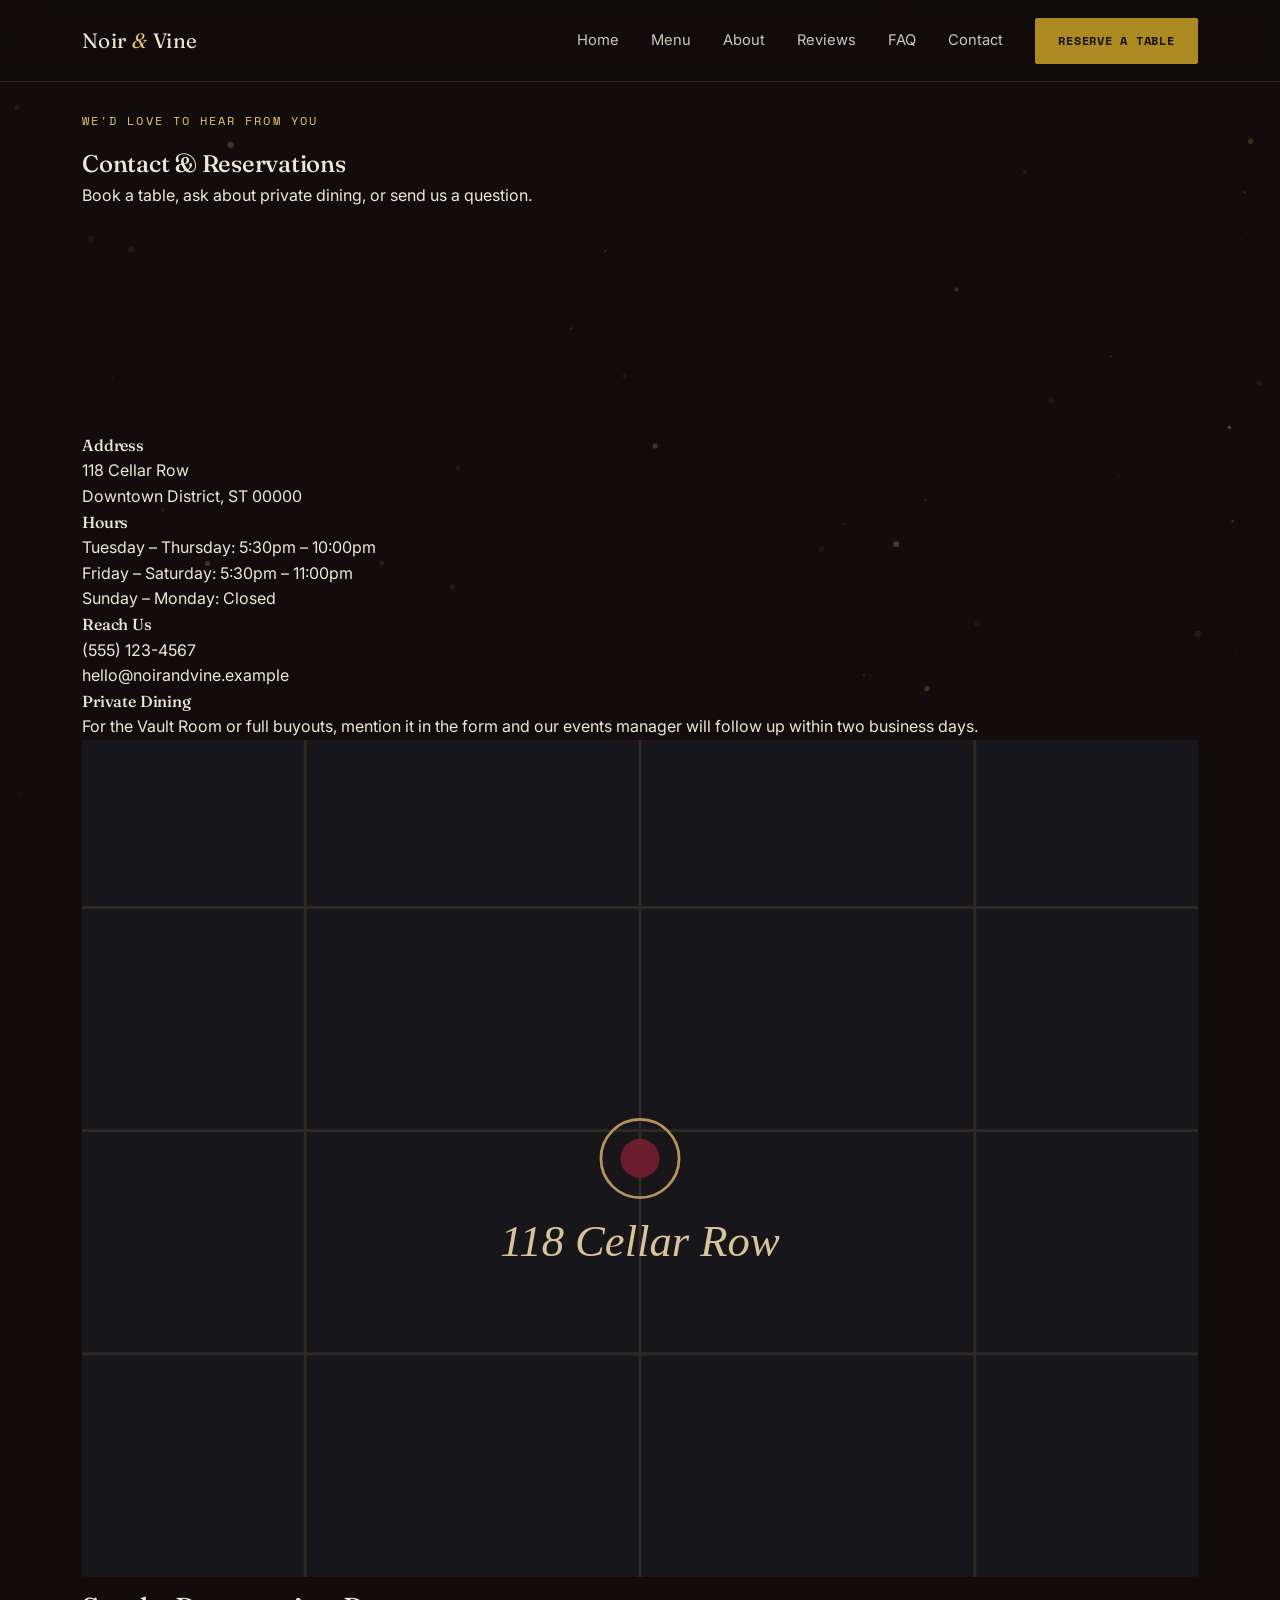
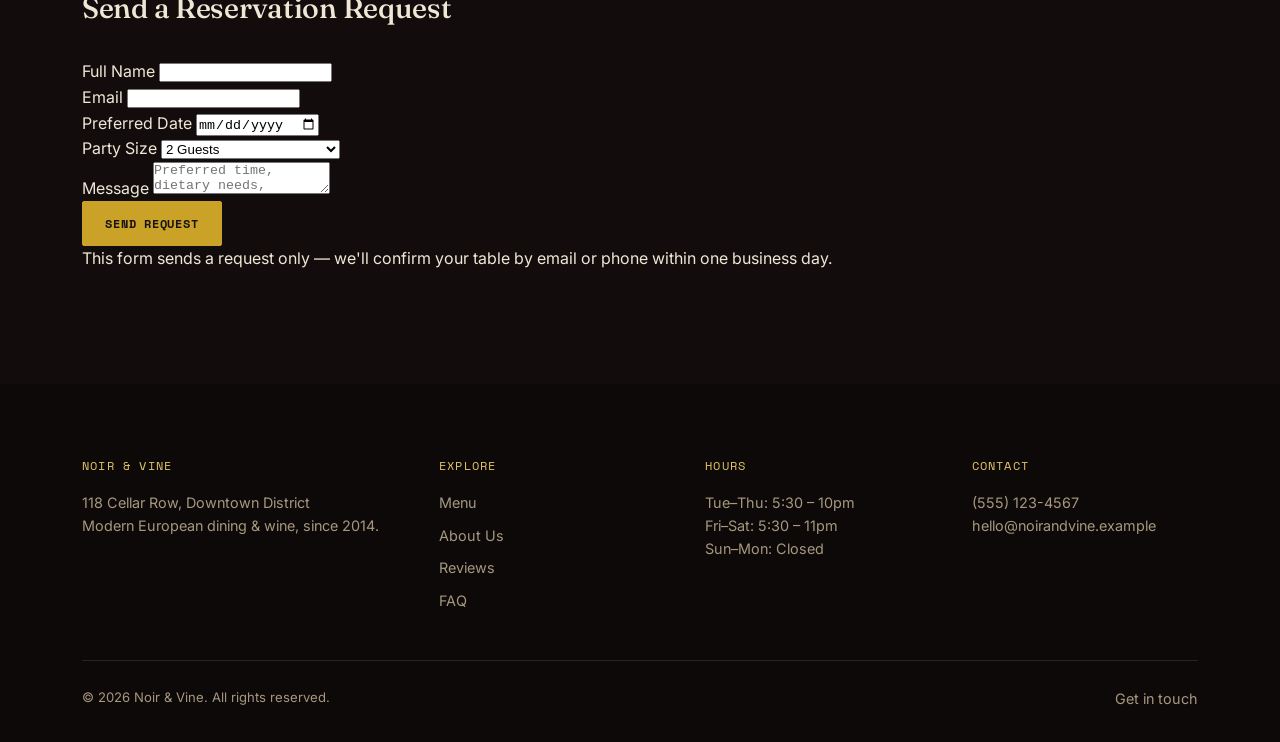
<file: contact.html>
<!DOCTYPE html>
<html lang="en">
<head>
<meta charset="UTF-8">
<meta name="viewport" content="width=device-width, initial-scale=1.0">
<title>Contact & Reservations — Noir & Vine</title>
<meta name="description" content="Reserve a table, ask a question, or get directions to Noir & Vine in the Downtown District.">
<link rel="stylesheet" href="styles.css">
</head>
<body>

<header class="site-header">
  <div class="container nav-row">
    <a href="index.html" class="brand">Noir <span class="amp">&</span> Vine</a>
    <nav>
      <ul class="nav-links">
        <li><a href="index.html">Home</a></li>
        <li><a href="menu.html">Menu</a></li>
        <li><a href="about.html">About</a></li>
        <li><a href="reviews.html">Reviews</a></li>
        <li><a href="faq.html">FAQ</a></li>
        <li><a href="contact.html">Contact</a></li>
        <li><a href="contact.html#reserve" class="btn btn-solid">Reserve a Table</a></li>
      </ul>
    </nav>
    <button class="nav-toggle" aria-label="Toggle menu" aria-expanded="false">
      <span></span><span></span><span></span>
    </button>
  </div>
</header>

<section class="page-banner navy">
  <div class="container">
    <span class="eyebrow">We'd Love to Hear From You</span>
    <h1>Contact & Reservations</h1>
    <p>Book a table, ask about private dining, or send us a question.</p>
  </div>
</section>

<section id="reserve">
  <div class="container">
    <div class="contact-grid">

      <div class="reveal">
        <div class="info-block">
          <h4>Address</h4>
          <p>118 Cellar Row<br>Downtown District, ST 00000</p>
        </div>
        <div class="info-block">
          <h4>Hours</h4>
          <p>Tuesday – Thursday: 5:30pm – 10:00pm<br>
          Friday – Saturday: 5:30pm – 11:00pm<br>
          Sunday – Monday: Closed</p>
        </div>
        <div class="info-block">
          <h4>Reach Us</h4>
          <p><a href="tel:+15551234567">(555) 123-4567</a><br>
          <a href="mailto:hello@noirandvine.example">hello@noirandvine.example</a></p>
        </div>
        <div class="info-block">
          <h4>Private Dining</h4>
          <p>For the Vault Room or full buyouts, mention it in the form and our events manager will follow up within two business days.</p>
        </div>

        <div class="map-frame" role="img" aria-label="Map showing Noir & Vine's location at 118 Cellar Row, Downtown District">
          <svg width="100%" height="100%" viewBox="0 0 400 300" xmlns="http://www.w3.org/2000/svg" aria-hidden="true">
            <rect width="400" height="300" fill="#17171B"/>
            <path d="M0 60 H400 M0 140 H400 M0 220 H400 M80 0 V300 M200 0 V300 M320 0 V300" stroke="rgba(184,147,90,0.15)" stroke-width="1"/>
            <circle cx="200" cy="150" r="7" fill="#6B1D2E"/>
            <circle cx="200" cy="150" r="14" fill="none" stroke="#B8935A" stroke-width="1"/>
            <text x="200" y="185" fill="#D8C39A" font-family="Cormorant Garamond, serif" font-style="italic" font-size="16" text-anchor="middle">118 Cellar Row</text>
          </svg>
        </div>
      </div>

      <div class="reveal">
        <h2 style="font-size:1.8rem; margin-bottom:1.8rem;">Send a Reservation Request</h2>
        <form id="contact-form" novalidate>
          <div class="form-row">
            <div class="form-group">
              <label for="name">Full Name</label>
              <input type="text" id="name" name="name" autocomplete="name" required>
              <span class="field-error"></span>
            </div>
            <div class="form-group">
              <label for="email">Email</label>
              <input type="email" id="email" name="email" autocomplete="email" required>
              <span class="field-error"></span>
            </div>
          </div>
          <div class="form-row">
            <div class="form-group">
              <label for="date">Preferred Date</label>
              <input type="date" id="date" name="date">
              <span class="field-error"></span>
            </div>
            <div class="form-group">
              <label for="party">Party Size</label>
              <select id="party" name="party">
                <option>2 Guests</option>
                <option>3 Guests</option>
                <option>4 Guests</option>
                <option>5–6 Guests</option>
                <option>7+ Guests (Private Dining)</option>
              </select>
              <span class="field-error"></span>
            </div>
          </div>
          <div class="form-group">
            <label for="message">Message</label>
            <textarea id="message" name="message" placeholder="Preferred time, dietary needs, occasion..." required></textarea>
            <span class="field-error"></span>
          </div>
          <button type="submit" class="btn btn-solid">Send Request</button>
          <p class="form-note">This form sends a request only — we'll confirm your table by email or phone within one business day.</p>
          <div class="form-status" role="status"></div>
        </form>
      </div>

    </div>
  </div>
</section>

<footer>
  <div class="container">
    <div class="footer-grid">
      <div>
        <h4>Noir & Vine</h4>
        <p>118 Cellar Row, Downtown District<br>Modern European dining & wine, since 2014.</p>
      </div>
      <div>
        <h4>Explore</h4>
        <ul>
          <li><a href="menu.html">Menu</a></li>
          <li><a href="about.html">About Us</a></li>
          <li><a href="reviews.html">Reviews</a></li>
          <li><a href="faq.html">FAQ</a></li>
        </ul>
      </div>
      <div>
        <h4>Hours</h4>
        <p>Tue–Thu: 5:30 – 10pm<br>Fri–Sat: 5:30 – 11pm<br>Sun–Mon: Closed</p>
      </div>
      <div>
        <h4>Contact</h4>
        <p><a href="tel:+15551234567">(555) 123-4567</a><br><a href="mailto:hello@noirandvine.example">hello@noirandvine.example</a></p>
      </div>
    </div>
    <div class="footer-bottom">
      <span>© 2026 Noir & Vine. All rights reserved.</span>
      <span><a href="contact.html">Get in touch</a></span>
    </div>
  </div>
</footer>

<button class="to-top" aria-label="Back to top">↑</button>
<script src="script.js"></script>
</body>
</html>
</file>
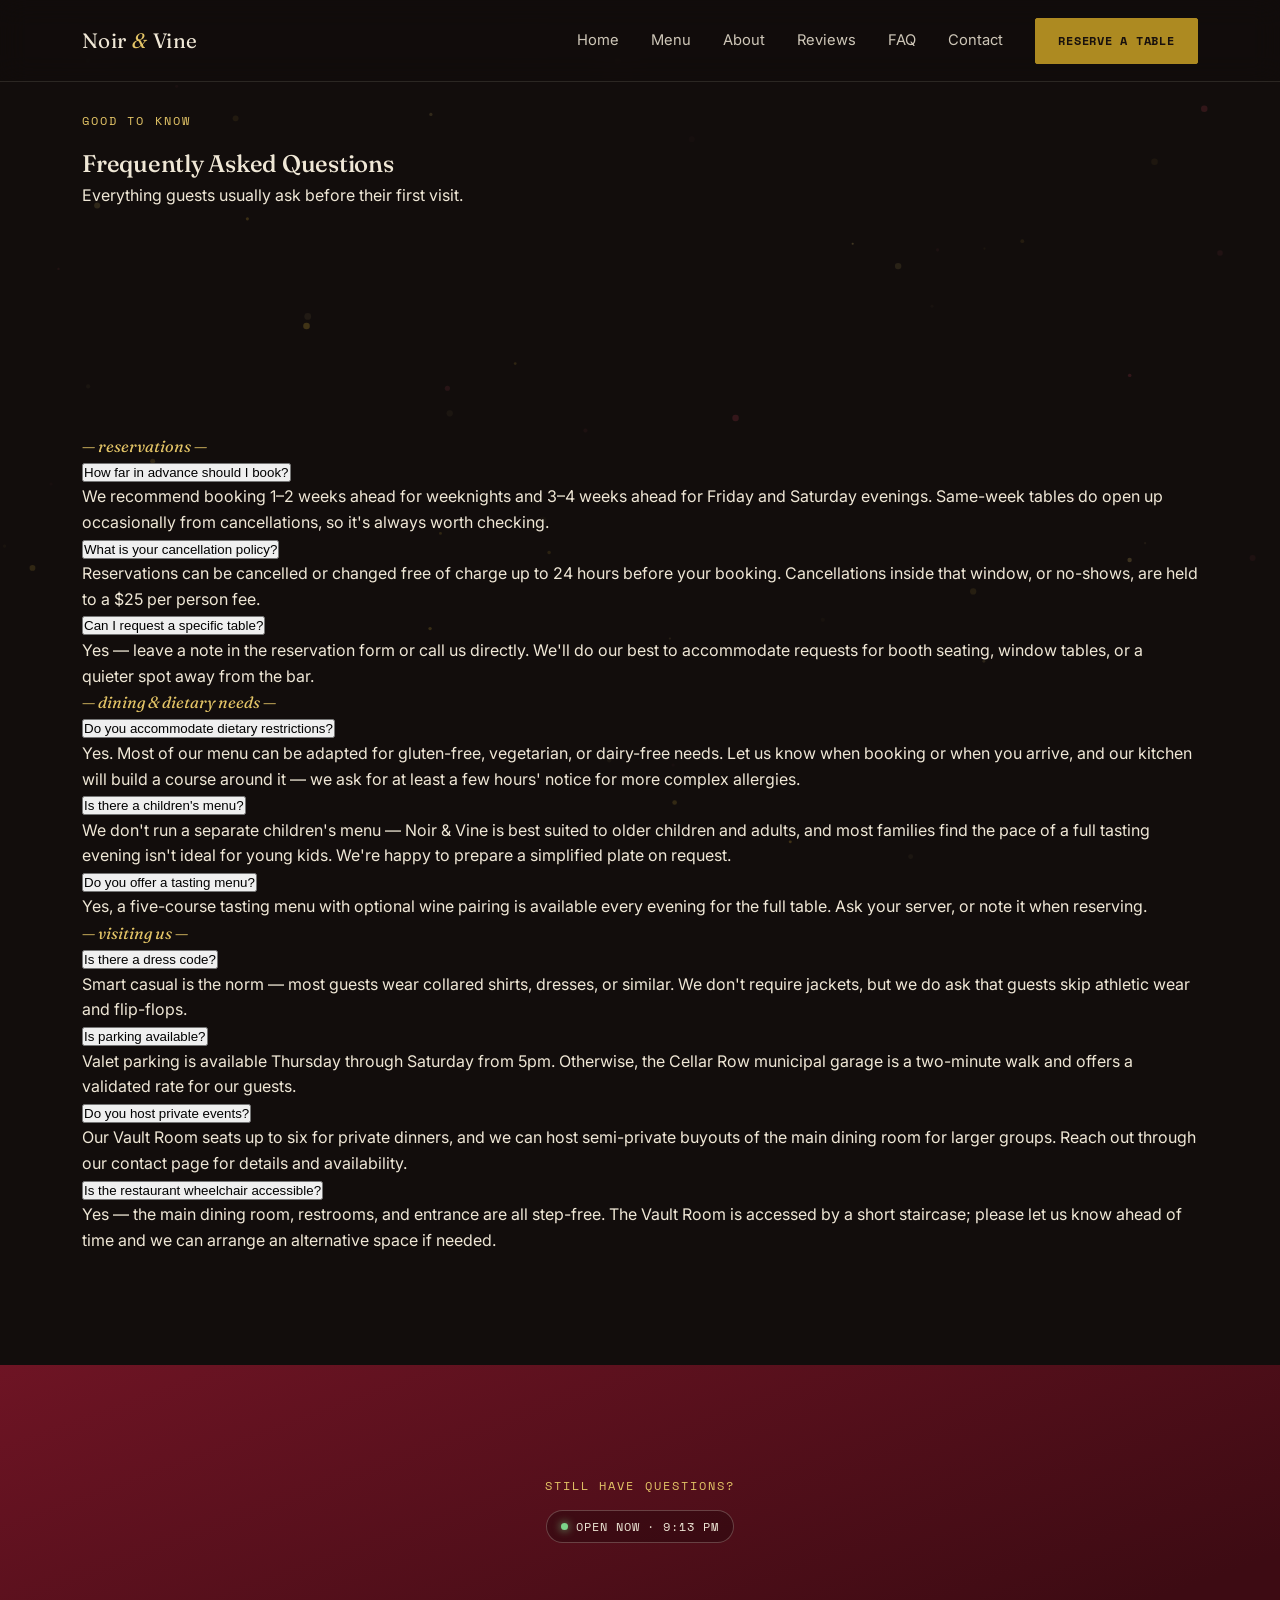
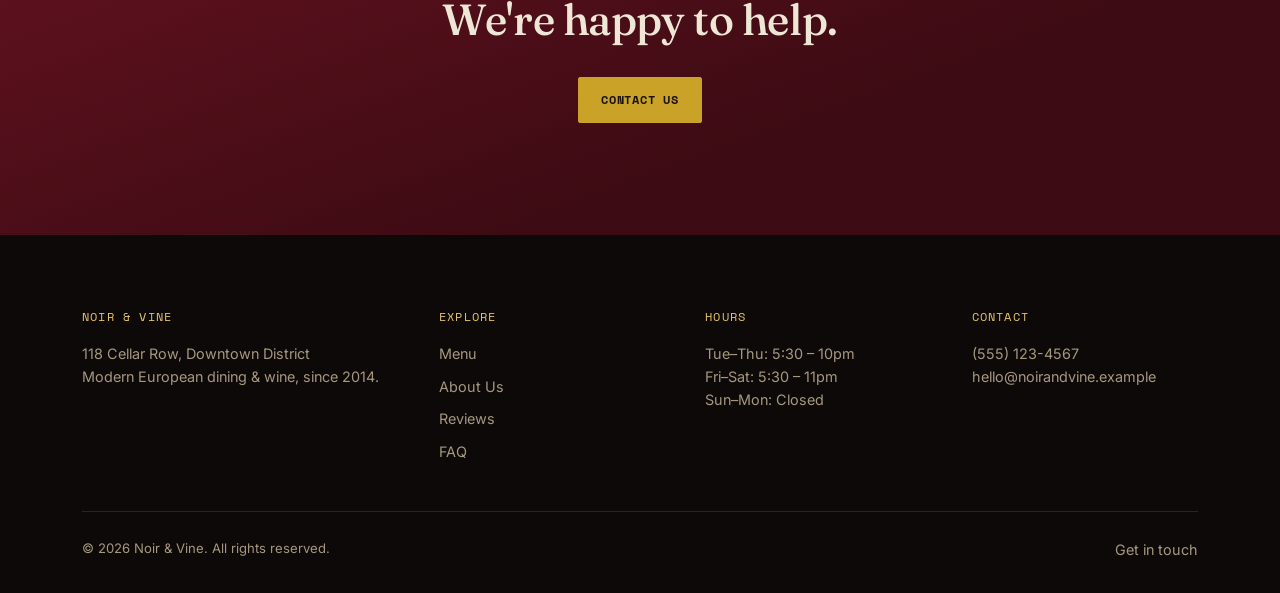
<file: faq.html>
<!DOCTYPE html>
<html lang="en">
<head>
<meta charset="UTF-8">
<meta name="viewport" content="width=device-width, initial-scale=1.0">
<title>FAQ — Noir & Vine</title>
<meta name="description" content="Answers to common questions about reservations, dietary needs, dress code, and private dining at Noir & Vine.">
<link rel="stylesheet" href="styles.css">
</head>
<body>

<header class="site-header">
  <div class="container nav-row">
    <a href="index.html" class="brand">Noir <span class="amp">&</span> Vine</a>
    <nav>
      <ul class="nav-links">
        <li><a href="index.html">Home</a></li>
        <li><a href="menu.html">Menu</a></li>
        <li><a href="about.html">About</a></li>
        <li><a href="reviews.html">Reviews</a></li>
        <li><a href="faq.html">FAQ</a></li>
        <li><a href="contact.html">Contact</a></li>
        <li><a href="contact.html#reserve" class="btn btn-solid">Reserve a Table</a></li>
      </ul>
    </nav>
    <button class="nav-toggle" aria-label="Toggle menu" aria-expanded="false">
      <span></span><span></span><span></span>
    </button>
  </div>
</header>

<section class="page-banner">
  <div class="container">
    <span class="eyebrow">Good to Know</span>
    <h1>Frequently Asked Questions</h1>
    <p>Everything guests usually ask before their first visit.</p>
  </div>
</section>

<section>
  <div class="container">
    <div class="faq-list">

      <p class="chapter-label faq-category-label reveal">— reservations —</p>

      <div class="faq-item reveal">
        <button class="faq-q" aria-expanded="false">
          <span>How far in advance should I book?</span>
          <span class="icon"></span>
        </button>
        <div class="faq-answer"><p>We recommend booking 1–2 weeks ahead for weeknights and 3–4 weeks ahead for Friday and Saturday evenings. Same-week tables do open up occasionally from cancellations, so it's always worth checking.</p></div>
      </div>

      <div class="faq-item reveal">
        <button class="faq-q" aria-expanded="false">
          <span>What is your cancellation policy?</span>
          <span class="icon"></span>
        </button>
        <div class="faq-answer"><p>Reservations can be cancelled or changed free of charge up to 24 hours before your booking. Cancellations inside that window, or no-shows, are held to a $25 per person fee.</p></div>
      </div>

      <div class="faq-item reveal">
        <button class="faq-q" aria-expanded="false">
          <span>Can I request a specific table?</span>
          <span class="icon"></span>
        </button>
        <div class="faq-answer"><p>Yes — leave a note in the reservation form or call us directly. We'll do our best to accommodate requests for booth seating, window tables, or a quieter spot away from the bar.</p></div>
      </div>

      <p class="chapter-label faq-category-label reveal">— dining & dietary needs —</p>

      <div class="faq-item reveal">
        <button class="faq-q" aria-expanded="false">
          <span>Do you accommodate dietary restrictions?</span>
          <span class="icon"></span>
        </button>
        <div class="faq-answer"><p>Yes. Most of our menu can be adapted for gluten-free, vegetarian, or dairy-free needs. Let us know when booking or when you arrive, and our kitchen will build a course around it — we ask for at least a few hours' notice for more complex allergies.</p></div>
      </div>

      <div class="faq-item reveal">
        <button class="faq-q" aria-expanded="false">
          <span>Is there a children's menu?</span>
          <span class="icon"></span>
        </button>
        <div class="faq-answer"><p>We don't run a separate children's menu — Noir & Vine is best suited to older children and adults, and most families find the pace of a full tasting evening isn't ideal for young kids. We're happy to prepare a simplified plate on request.</p></div>
      </div>

      <div class="faq-item reveal">
        <button class="faq-q" aria-expanded="false">
          <span>Do you offer a tasting menu?</span>
          <span class="icon"></span>
        </button>
        <div class="faq-answer"><p>Yes, a five-course tasting menu with optional wine pairing is available every evening for the full table. Ask your server, or note it when reserving.</p></div>
      </div>

      <p class="chapter-label faq-category-label reveal">— visiting us —</p>

      <div class="faq-item reveal">
        <button class="faq-q" aria-expanded="false">
          <span>Is there a dress code?</span>
          <span class="icon"></span>
        </button>
        <div class="faq-answer"><p>Smart casual is the norm — most guests wear collared shirts, dresses, or similar. We don't require jackets, but we do ask that guests skip athletic wear and flip-flops.</p></div>
      </div>

      <div class="faq-item reveal">
        <button class="faq-q" aria-expanded="false">
          <span>Is parking available?</span>
          <span class="icon"></span>
        </button>
        <div class="faq-answer"><p>Valet parking is available Thursday through Saturday from 5pm. Otherwise, the Cellar Row municipal garage is a two-minute walk and offers a validated rate for our guests.</p></div>
      </div>

      <div class="faq-item reveal">
        <button class="faq-q" aria-expanded="false">
          <span>Do you host private events?</span>
          <span class="icon"></span>
        </button>
        <div class="faq-answer"><p>Our Vault Room seats up to six for private dinners, and we can host semi-private buyouts of the main dining room for larger groups. Reach out through our contact page for details and availability.</p></div>
      </div>

      <div class="faq-item reveal">
        <button class="faq-q" aria-expanded="false">
          <span>Is the restaurant wheelchair accessible?</span>
          <span class="icon"></span>
        </button>
        <div class="faq-answer"><p>Yes — the main dining room, restrooms, and entrance are all step-free. The Vault Room is accessed by a short staircase; please let us know ahead of time and we can arrange an alternative space if needed.</p></div>
      </div>

    </div>
  </div>
</section>

<section class="cta-band">
  <div class="container">
    <span class="eyebrow">Still Have Questions?</span>
    <h2>We're happy to help.</h2>
    <a href="contact.html" class="btn btn-solid">Contact Us</a>
  </div>
</section>

<footer>
  <div class="container">
    <div class="footer-grid">
      <div>
        <h4>Noir & Vine</h4>
        <p>118 Cellar Row, Downtown District<br>Modern European dining & wine, since 2014.</p>
      </div>
      <div>
        <h4>Explore</h4>
        <ul>
          <li><a href="menu.html">Menu</a></li>
          <li><a href="about.html">About Us</a></li>
          <li><a href="reviews.html">Reviews</a></li>
          <li><a href="faq.html">FAQ</a></li>
        </ul>
      </div>
      <div>
        <h4>Hours</h4>
        <p>Tue–Thu: 5:30 – 10pm<br>Fri–Sat: 5:30 – 11pm<br>Sun–Mon: Closed</p>
      </div>
      <div>
        <h4>Contact</h4>
        <p><a href="tel:+15551234567">(555) 123-4567</a><br><a href="mailto:hello@noirandvine.example">hello@noirandvine.example</a></p>
      </div>
    </div>
    <div class="footer-bottom">
      <span>© 2026 Noir & Vine. All rights reserved.</span>
      <span><a href="contact.html">Get in touch</a></span>
    </div>
  </div>
</footer>

<button class="to-top" aria-label="Back to top">↑</button>
<script src="script.js"></script>
</body>
</html>
</file>
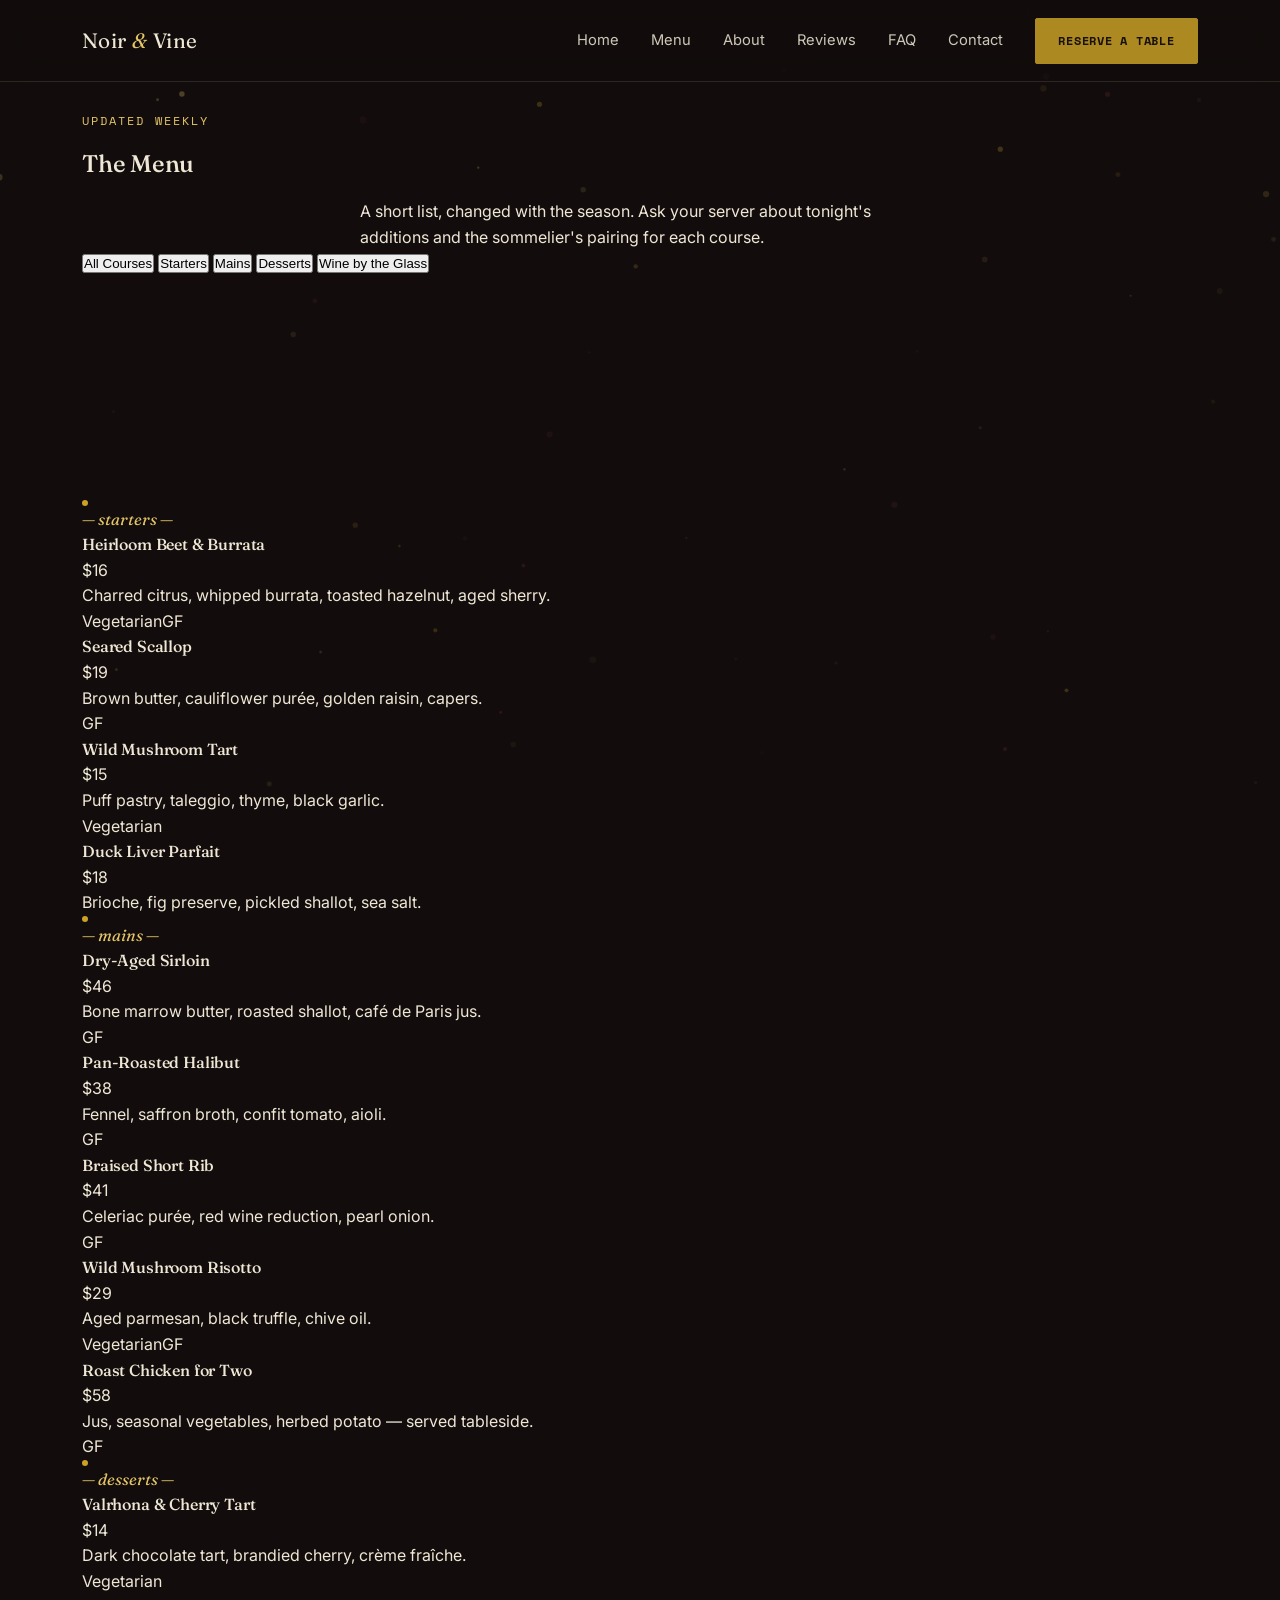
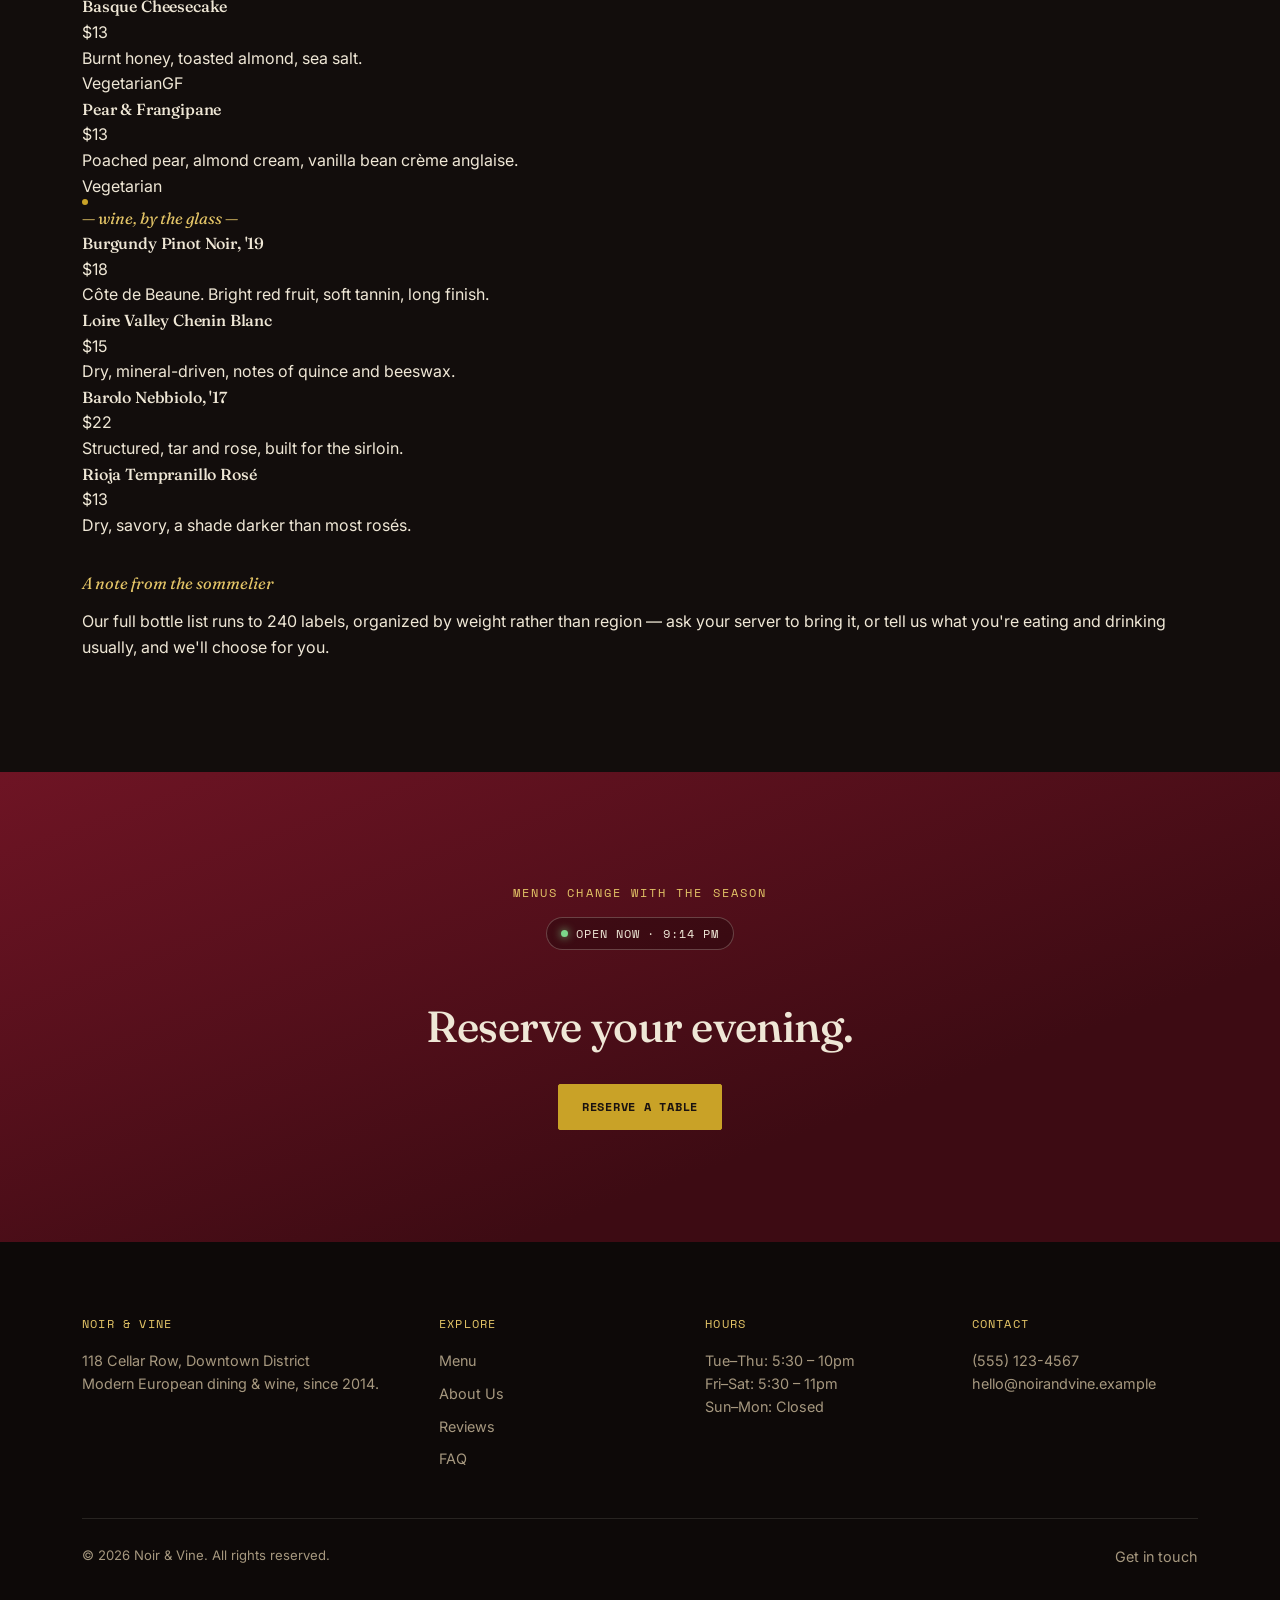
<file: menu.html>
<!DOCTYPE html>
<html lang="en">
<head>
<meta charset="UTF-8">
<meta name="viewport" content="width=device-width, initial-scale=1.0">
<title>Menu — Noir & Vine</title>
<meta name="description" content="The current seasonal menu at Noir & Vine — starters, mains, desserts, and our by-the-glass wine list.">
<link rel="stylesheet" href="styles.css">
</head>
<body>

<header class="site-header">
  <div class="container nav-row">
    <a href="index.html" class="brand">Noir <span class="amp">&</span> Vine</a>
    <nav>
      <ul class="nav-links">
        <li><a href="index.html">Home</a></li>
        <li><a href="menu.html">Menu</a></li>
        <li><a href="about.html">About</a></li>
        <li><a href="reviews.html">Reviews</a></li>
        <li><a href="faq.html">FAQ</a></li>
        <li><a href="contact.html">Contact</a></li>
        <li><a href="contact.html#reserve" class="btn btn-solid">Reserve a Table</a></li>
      </ul>
    </nav>
    <button class="nav-toggle" aria-label="Toggle menu" aria-expanded="false">
      <span></span><span></span><span></span>
    </button>
  </div>
</header>

<section class="menu-hero">
  <div class="container">
    <span class="eyebrow">Updated Weekly</span>
    <h1>The Menu</h1>
    <p style="max-width:56ch; margin:1rem auto 0;">A short list, changed with the season. Ask your server about tonight's additions and the sommelier's pairing for each course.</p>
    <div class="filter-bar">
      <button class="filter-btn active" data-filter="all">All Courses</button>
      <button class="filter-btn" data-filter="starters">Starters</button>
      <button class="filter-btn" data-filter="mains">Mains</button>
      <button class="filter-btn" data-filter="desserts">Desserts</button>
      <button class="filter-btn" data-filter="wine">Wine by the Glass</button>
    </div>
  </div>
</section>

<section>
  <div class="container">

    <div class="menu-course" data-course="starters">
      <div class="menu-course-title">
        <div class="stitch"><span class="stitch-mark"></span></div>
        <p class="chapter-label">— starters —</p>
      </div>
      <div class="menu-list">
        <div class="menu-item show" data-category="starters">
          <div class="menu-item-row"><h4>Heirloom Beet & Burrata</h4><span class="price">$16</span></div>
          <p>Charred citrus, whipped burrata, toasted hazelnut, aged sherry.</p>
          <div class="dietary-tags"><span>Vegetarian</span><span>GF</span></div>
        </div>
        <div class="menu-item show" data-category="starters">
          <div class="menu-item-row"><h4>Seared Scallop</h4><span class="price">$19</span></div>
          <p>Brown butter, cauliflower purée, golden raisin, capers.</p>
          <div class="dietary-tags"><span>GF</span></div>
        </div>
        <div class="menu-item show" data-category="starters">
          <div class="menu-item-row"><h4>Wild Mushroom Tart</h4><span class="price">$15</span></div>
          <p>Puff pastry, taleggio, thyme, black garlic.</p>
          <div class="dietary-tags"><span>Vegetarian</span></div>
        </div>
        <div class="menu-item show" data-category="starters">
          <div class="menu-item-row"><h4>Duck Liver Parfait</h4><span class="price">$18</span></div>
          <p>Brioche, fig preserve, pickled shallot, sea salt.</p>
          <div class="dietary-tags"></div>
        </div>
      </div>
    </div>

    <div class="menu-course" data-course="mains">
      <div class="menu-course-title">
        <div class="stitch"><span class="stitch-mark"></span></div>
        <p class="chapter-label">— mains —</p>
      </div>
      <div class="menu-list">
        <div class="menu-item show" data-category="mains">
          <div class="menu-item-row"><h4>Dry-Aged Sirloin</h4><span class="price">$46</span></div>
          <p>Bone marrow butter, roasted shallot, café de Paris jus.</p>
          <div class="dietary-tags"><span>GF</span></div>
        </div>
        <div class="menu-item show" data-category="mains">
          <div class="menu-item-row"><h4>Pan-Roasted Halibut</h4><span class="price">$38</span></div>
          <p>Fennel, saffron broth, confit tomato, aioli.</p>
          <div class="dietary-tags"><span>GF</span></div>
        </div>
        <div class="menu-item show" data-category="mains">
          <div class="menu-item-row"><h4>Braised Short Rib</h4><span class="price">$41</span></div>
          <p>Celeriac purée, red wine reduction, pearl onion.</p>
          <div class="dietary-tags"><span>GF</span></div>
        </div>
        <div class="menu-item show" data-category="mains">
          <div class="menu-item-row"><h4>Wild Mushroom Risotto</h4><span class="price">$29</span></div>
          <p>Aged parmesan, black truffle, chive oil.</p>
          <div class="dietary-tags"><span>Vegetarian</span><span>GF</span></div>
        </div>
        <div class="menu-item show" data-category="mains">
          <div class="menu-item-row"><h4>Roast Chicken for Two</h4><span class="price">$58</span></div>
          <p>Jus, seasonal vegetables, herbed potato — served tableside.</p>
          <div class="dietary-tags"><span>GF</span></div>
        </div>
      </div>
    </div>

    <div class="menu-course" data-course="desserts">
      <div class="menu-course-title">
        <div class="stitch"><span class="stitch-mark"></span></div>
        <p class="chapter-label">— desserts —</p>
      </div>
      <div class="menu-list">
        <div class="menu-item show" data-category="desserts">
          <div class="menu-item-row"><h4>Valrhona & Cherry Tart</h4><span class="price">$14</span></div>
          <p>Dark chocolate tart, brandied cherry, crème fraîche.</p>
          <div class="dietary-tags"><span>Vegetarian</span></div>
        </div>
        <div class="menu-item show" data-category="desserts">
          <div class="menu-item-row"><h4>Basque Cheesecake</h4><span class="price">$13</span></div>
          <p>Burnt honey, toasted almond, sea salt.</p>
          <div class="dietary-tags"><span>Vegetarian</span><span>GF</span></div>
        </div>
        <div class="menu-item show" data-category="desserts">
          <div class="menu-item-row"><h4>Pear & Frangipane</h4><span class="price">$13</span></div>
          <p>Poached pear, almond cream, vanilla bean crème anglaise.</p>
          <div class="dietary-tags"><span>Vegetarian</span></div>
        </div>
      </div>
    </div>

    <div class="menu-course" data-course="wine">
      <div class="menu-course-title">
        <div class="stitch"><span class="stitch-mark"></span></div>
        <p class="chapter-label">— wine, by the glass —</p>
      </div>
      <div class="menu-list">
        <div class="menu-item show" data-category="wine">
          <div class="menu-item-row"><h4>Burgundy Pinot Noir, '19</h4><span class="price">$18</span></div>
          <p>Côte de Beaune. Bright red fruit, soft tannin, long finish.</p>
        </div>
        <div class="menu-item show" data-category="wine">
          <div class="menu-item-row"><h4>Loire Valley Chenin Blanc</h4><span class="price">$15</span></div>
          <p>Dry, mineral-driven, notes of quince and beeswax.</p>
        </div>
        <div class="menu-item show" data-category="wine">
          <div class="menu-item-row"><h4>Barolo Nebbiolo, '17</h4><span class="price">$22</span></div>
          <p>Structured, tar and rose, built for the sirloin.</p>
        </div>
        <div class="menu-item show" data-category="wine">
          <div class="menu-item-row"><h4>Rioja Tempranillo Rosé</h4><span class="price">$13</span></div>
          <p>Dry, savory, a shade darker than most rosés.</p>
        </div>
      </div>
    </div>

    <div class="wine-note reveal" style="margin-top:2rem;">
      <p class="chapter-label" style="margin-bottom:.8rem;">A note from the sommelier</p>
      <p>Our full bottle list runs to 240 labels, organized by weight rather than region — ask your server to bring it, or tell us what you're eating and drinking usually, and we'll choose for you.</p>
    </div>

  </div>
</section>

<section class="cta-band">
  <div class="container">
    <span class="eyebrow">Menus Change With the Season</span>
    <h2>Reserve your evening.</h2>
    <a href="contact.html#reserve" class="btn btn-solid">Reserve a Table</a>
  </div>
</section>

<footer>
  <div class="container">
    <div class="footer-grid">
      <div>
        <h4>Noir & Vine</h4>
        <p>118 Cellar Row, Downtown District<br>Modern European dining & wine, since 2014.</p>
      </div>
      <div>
        <h4>Explore</h4>
        <ul>
          <li><a href="menu.html">Menu</a></li>
          <li><a href="about.html">About Us</a></li>
          <li><a href="reviews.html">Reviews</a></li>
          <li><a href="faq.html">FAQ</a></li>
        </ul>
      </div>
      <div>
        <h4>Hours</h4>
        <p>Tue–Thu: 5:30 – 10pm<br>Fri–Sat: 5:30 – 11pm<br>Sun–Mon: Closed</p>
      </div>
      <div>
        <h4>Contact</h4>
        <p><a href="tel:+15551234567">(555) 123-4567</a><br><a href="mailto:hello@noirandvine.example">hello@noirandvine.example</a></p>
      </div>
    </div>
    <div class="footer-bottom">
      <span>© 2026 Noir & Vine. All rights reserved.</span>
      <span><a href="contact.html">Get in touch</a></span>
    </div>
  </div>
</footer>

<button class="to-top" aria-label="Back to top">↑</button>
<script src="script.js"></script>
</body>
</html>
</file>
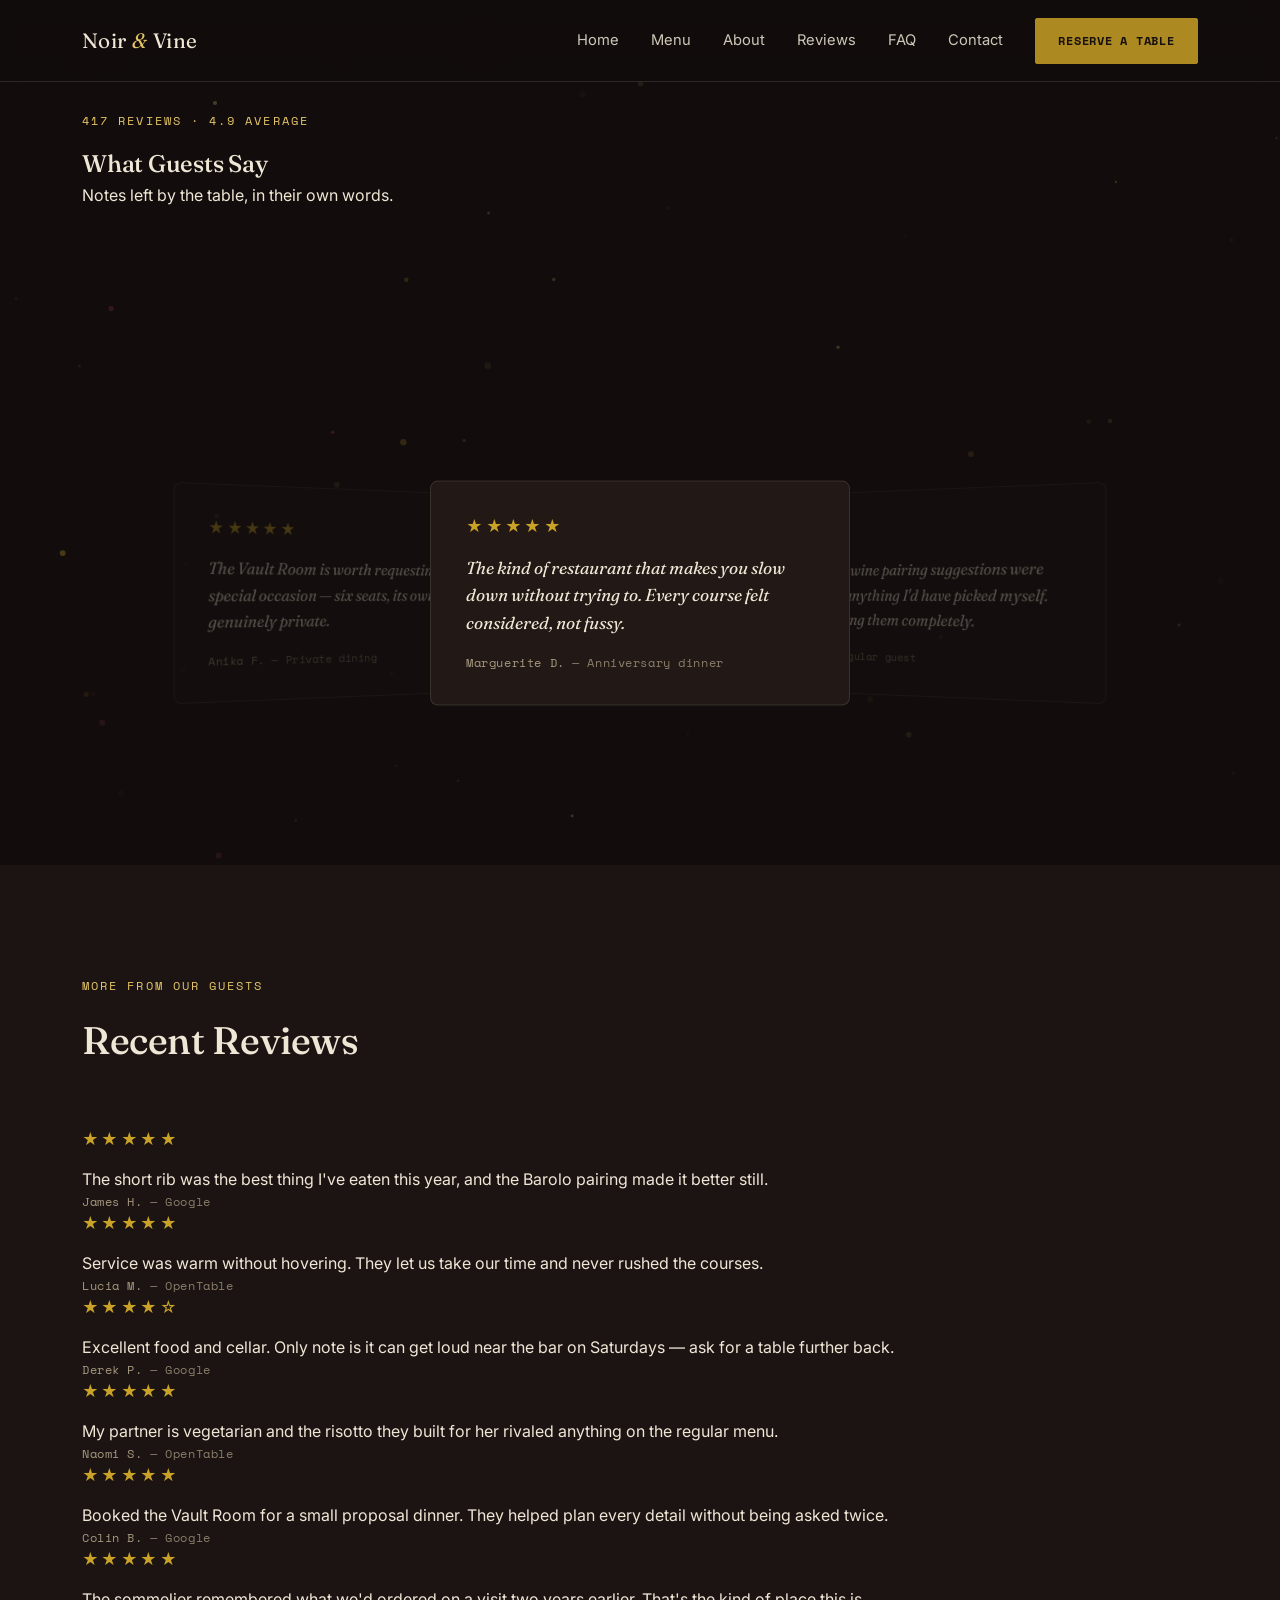
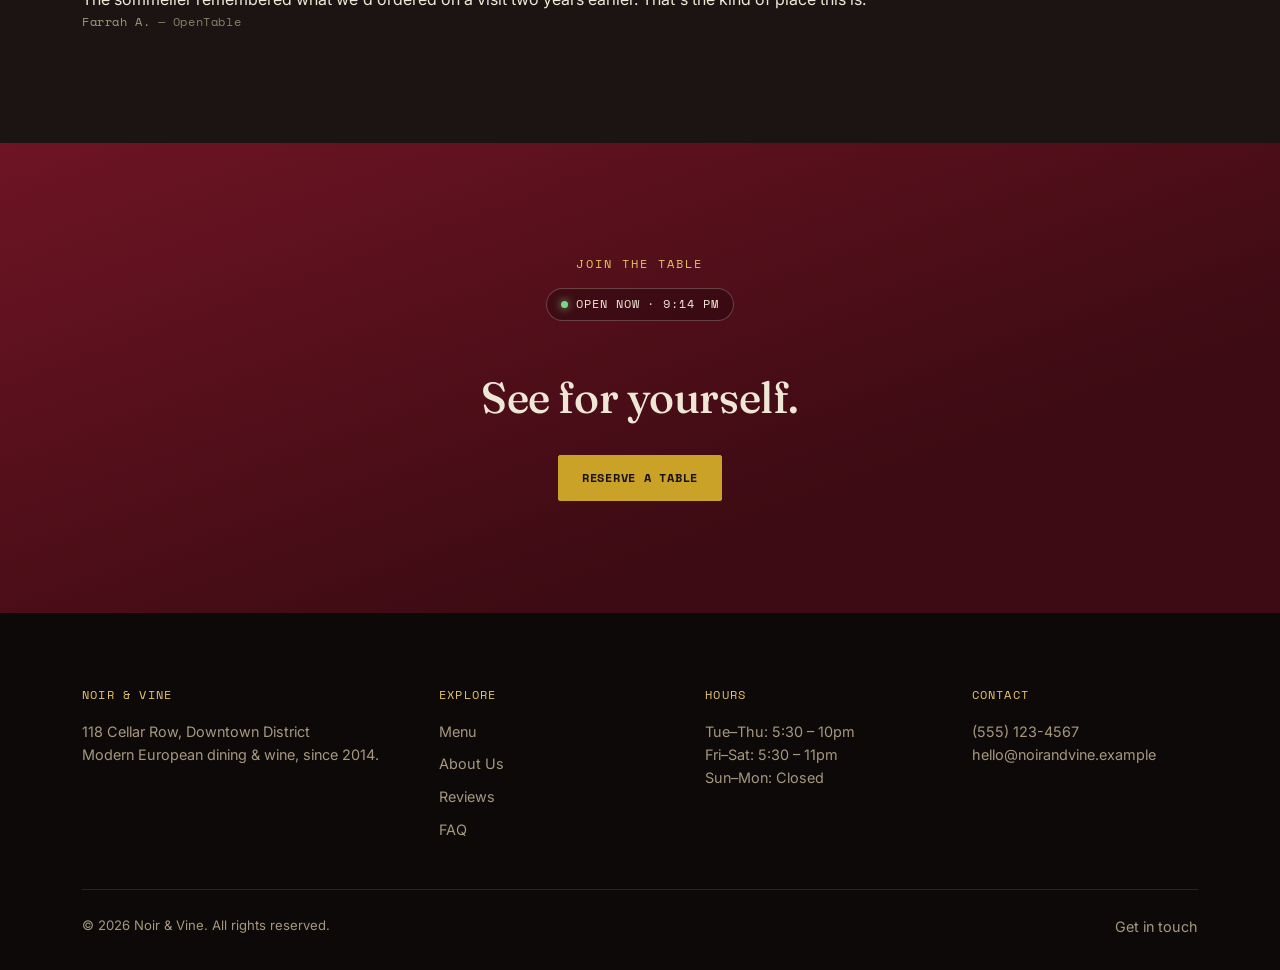
<file: reviews.html>
<!DOCTYPE html>
<html lang="en">
<head>
<meta charset="UTF-8">
<meta name="viewport" content="width=device-width, initial-scale=1.0">
<title>Reviews — Noir & Vine</title>
<meta name="description" content="What our guests say about dining at Noir & Vine.">
<link rel="stylesheet" href="styles.css">
</head>
<body>

<header class="site-header">
  <div class="container nav-row">
    <a href="index.html" class="brand">Noir <span class="amp">&</span> Vine</a>
    <nav>
      <ul class="nav-links">
        <li><a href="index.html">Home</a></li>
        <li><a href="menu.html">Menu</a></li>
        <li><a href="about.html">About</a></li>
        <li><a href="reviews.html">Reviews</a></li>
        <li><a href="faq.html">FAQ</a></li>
        <li><a href="contact.html">Contact</a></li>
        <li><a href="contact.html#reserve" class="btn btn-solid">Reserve a Table</a></li>
      </ul>
    </nav>
    <button class="nav-toggle" aria-label="Toggle menu" aria-expanded="false">
      <span></span><span></span><span></span>
    </button>
  </div>
</header>

<section class="page-banner wine">
  <div class="container">
    <span class="eyebrow">417 Reviews · 4.9 Average</span>
    <h1>What Guests Say</h1>
    <p>Notes left by the table, in their own words.</p>
  </div>
</section>

<section>
  <div class="container">
    <div class="review-slider reveal">
      <div class="review-slide active">
        <div class="stars">★★★★★</div>
        <p class="review-quote">The kind of restaurant that makes you slow down without trying to. Every course felt considered, not fussy.</p>
        <div class="review-author">Marguerite D. <span>— Anniversary dinner</span></div>
      </div>
      <div class="review-slide">
        <div class="stars">★★★★★</div>
        <p class="review-quote">Our server's wine pairing suggestions were better than anything I'd have picked myself. Worth trusting them completely.</p>
        <div class="review-author">Owen R. <span>— Regular guest</span></div>
      </div>
      <div class="review-slide">
        <div class="stars">★★★★★</div>
        <p class="review-quote">Quiet, warm, unhurried. We've had three celebrations here now and each one has felt exactly right.</p>
        <div class="review-author">Priya K. <span>— Birthday celebration</span></div>
      </div>
      <div class="review-slide">
        <div class="stars">★★★★★</div>
        <p class="review-quote">Asked for a gluten-free version of nearly everything and the kitchen never once made it feel like an inconvenience.</p>
        <div class="review-author">Samuel T. <span>— Dietary accommodation</span></div>
      </div>
      <div class="review-slide">
        <div class="stars">★★★★★</div>
        <p class="review-quote">The Vault Room is worth requesting for a special occasion — six seats, its own menu, genuinely private.</p>
        <div class="review-author">Anika F. <span>— Private dining</span></div>
      </div>
      <div class="slider-controls">
        <button class="slider-arrow prev" aria-label="Previous review">←</button>
        <div class="slider-dots"></div>
        <button class="slider-arrow next" aria-label="Next review">→</button>
      </div>
    </div>
  </div>
</section>

<section class="alt-bg">
  <div class="container">
    <div class="section-head reveal">
      <span class="eyebrow">More From Our Guests</span>
      <h2>Recent Reviews</h2>
    </div>
    <div class="review-grid">
      <div class="review-card reveal">
        <div class="stars">★★★★★</div>
        <p>The short rib was the best thing I've eaten this year, and the Barolo pairing made it better still.</p>
        <div class="review-author">James H. <span>— Google</span></div>
      </div>
      <div class="review-card reveal">
        <div class="stars">★★★★★</div>
        <p>Service was warm without hovering. They let us take our time and never rushed the courses.</p>
        <div class="review-author">Lucia M. <span>— OpenTable</span></div>
      </div>
      <div class="review-card reveal">
        <div class="stars">★★★★☆</div>
        <p>Excellent food and cellar. Only note is it can get loud near the bar on Saturdays — ask for a table further back.</p>
        <div class="review-author">Derek P. <span>— Google</span></div>
      </div>
      <div class="review-card reveal">
        <div class="stars">★★★★★</div>
        <p>My partner is vegetarian and the risotto they built for her rivaled anything on the regular menu.</p>
        <div class="review-author">Naomi S. <span>— OpenTable</span></div>
      </div>
      <div class="review-card reveal">
        <div class="stars">★★★★★</div>
        <p>Booked the Vault Room for a small proposal dinner. They helped plan every detail without being asked twice.</p>
        <div class="review-author">Colin B. <span>— Google</span></div>
      </div>
      <div class="review-card reveal">
        <div class="stars">★★★★★</div>
        <p>The sommelier remembered what we'd ordered on a visit two years earlier. That's the kind of place this is.</p>
        <div class="review-author">Farrah A. <span>— OpenTable</span></div>
      </div>
    </div>
  </div>
</section>

<section class="cta-band">
  <div class="container">
    <span class="eyebrow">Join the Table</span>
    <h2>See for yourself.</h2>
    <a href="contact.html#reserve" class="btn btn-solid">Reserve a Table</a>
  </div>
</section>

<footer>
  <div class="container">
    <div class="footer-grid">
      <div>
        <h4>Noir & Vine</h4>
        <p>118 Cellar Row, Downtown District<br>Modern European dining & wine, since 2014.</p>
      </div>
      <div>
        <h4>Explore</h4>
        <ul>
          <li><a href="menu.html">Menu</a></li>
          <li><a href="about.html">About Us</a></li>
          <li><a href="reviews.html">Reviews</a></li>
          <li><a href="faq.html">FAQ</a></li>
        </ul>
      </div>
      <div>
        <h4>Hours</h4>
        <p>Tue–Thu: 5:30 – 10pm<br>Fri–Sat: 5:30 – 11pm<br>Sun–Mon: Closed</p>
      </div>
      <div>
        <h4>Contact</h4>
        <p><a href="tel:+15551234567">(555) 123-4567</a><br><a href="mailto:hello@noirandvine.example">hello@noirandvine.example</a></p>
      </div>
    </div>
    <div class="footer-bottom">
      <span>© 2026 Noir & Vine. All rights reserved.</span>
      <span><a href="contact.html">Get in touch</a></span>
    </div>
  </div>
</footer>

<button class="to-top" aria-label="Back to top">↑</button>
<script src="script.js"></script>
</body>
</html>
</file>
<file: styles.css>
/* ==========================================================
   Noir & Vine — styles.css
   Palette: espresso black, aged burgundy, brass gold, cream
   ========================================================== */

@import url('https://fonts.googleapis.com/css2?family=Fraunces:ital,opsz,wght@0,9..144,300;0,9..144,500;0,9..144,600;1,9..144,400&family=Inter:wght@300;400;500;600&family=Space+Mono:wght@400;700&display=swap');

:root{
  --bg:#120d0c;
  --bg-alt:#1b1412;
  --card:#221815;
  --card-2:#2a1e19;
  --burgundy:#6e1424;
  --burgundy-light:#9c2b3f;
  --gold:#c9a227;
  --gold-soft:#e4c567;
  --cream:#efe7d6;
  --muted:#a6987f;
  --line:rgba(239,231,214,0.12);
  --shadow: 0 30px 60px -20px rgba(0,0,0,0.7);
  --ease: cubic-bezier(.2,.8,.2,1);
}

*{ box-sizing:border-box; margin:0; padding:0; }
html{ scroll-behavior:smooth; }
body{
  background:var(--bg);
  color:var(--cream);
  font-family:'Inter', sans-serif;
  line-height:1.6;
  overflow-x:hidden;
  position:relative;
}
h1,h2,h3,h4{ font-family:'Fraunces', serif; font-weight:500; letter-spacing:-0.01em; }
a{ color:inherit; text-decoration:none; }
img{ max-width:100%; display:block; }
:focus-visible{ outline:2px solid var(--gold-soft); outline-offset:3px; }
.container{ max-width:1180px; margin:0 auto; padding:0 2rem; }

.eyebrow{
  font-family:'Space Mono', monospace;
  font-size:0.72rem;
  letter-spacing:0.18em;
  text-transform:uppercase;
  color:var(--gold-soft);
  display:block;
  margin-bottom:0.9rem;
}

/* ---------- ambient background canvas ---------- */
#ember-canvas{
  position:fixed; inset:0;
  width:100vw; height:100vh;
  z-index:-1;
  pointer-events:none;
  opacity:0.55;
  mix-blend-mode:screen;
}

/* ---------- HEADER / NAV ---------- */
.site-header{
  position:fixed; top:0; left:0; right:0; z-index:100;
  backdrop-filter:blur(14px);
  background:rgba(18,13,12,0.55);
  border-bottom:1px solid var(--line);
}
.nav-row{ display:flex; align-items:center; justify-content:space-between; padding:1.1rem 2rem; }
.brand{ font-family:'Fraunces', serif; font-size:1.3rem; letter-spacing:0.02em; }
.brand .amp{ font-style:italic; color:var(--gold-soft); }
.nav-links{ display:flex; align-items:center; gap:2rem; list-style:none; font-size:0.92rem; }
.nav-links a{ opacity:0.85; transition:opacity .2s, color .2s; }
.nav-links a:hover{ opacity:1; color:var(--gold-soft); }

.btn{
  font-family:'Space Mono', monospace;
  font-size:0.78rem; letter-spacing:0.06em; text-transform:uppercase;
  padding:0.75rem 1.4rem; border-radius:2px; border:1px solid var(--gold);
  color:var(--gold-soft);
  display:inline-block;
  transform-style:preserve-3d;
  transition: transform .35s var(--ease), box-shadow .35s var(--ease);
}
.btn-solid{ background:var(--gold); color:#1a1210; border-color:var(--gold); font-weight:700; }
.btn-ghost-ivory{ border-color:rgba(239,231,214,0.5); color:var(--cream); }
.btn:hover{ transform: translateY(-3px) rotateX(10deg); box-shadow:0 16px 26px -10px rgba(201,162,39,0.4); }

.nav-toggle{
  display:none; width:38px; height:32px; flex-direction:column; justify-content:space-between;
  background:none; border:none; cursor:pointer; padding:0;
}
.nav-toggle span{
  display:block; height:2px; width:100%; background:var(--cream);
  transition: transform .35s var(--ease), opacity .3s var(--ease);
}
.nav-toggle[aria-expanded="true"] span:nth-child(1){ transform:translateY(15px) rotate(45deg); }
.nav-toggle[aria-expanded="true"] span:nth-child(2){ opacity:0; }
.nav-toggle[aria-expanded="true"] span:nth-child(3){ transform:translateY(-15px) rotate(-45deg); }

@media (max-width:880px){
  .nav-toggle{ display:flex; }
  .nav-links{
    position:absolute; top:100%; left:0; right:0;
    flex-direction:column; align-items:flex-start; gap:0;
    background:var(--bg-alt); border-bottom:1px solid var(--line);
    transform-origin:top; transform:rotateX(-90deg); opacity:0;
    pointer-events:none; transition:transform .4s var(--ease), opacity .3s var(--ease);
    perspective:800px;
  }
  .nav-links.open{ transform:rotateX(0deg); opacity:1; pointer-events:auto; }
  .nav-links li{ width:100%; padding:1rem 2rem; border-bottom:1px solid var(--line); }
  .nav-links .btn{ margin-top:0.4rem; }
}

/* ---------- HERO ---------- */
.hero{
  position:relative; min-height:100vh;
  display:flex; align-items:center;
  perspective:1400px; overflow:hidden;
}
.hero-bg{
  position:absolute; inset:-6%;
  background-size:cover; background-position:center;
  transform:translateZ(-200px) scale(1.28);
  transition:transform .2s ease-out;
  filter:brightness(0.5) saturate(1.05);
}
.hero::before{
  content:''; position:absolute; inset:0;
  background:radial-gradient(ellipse at 62% 40%, rgba(18,13,12,0.1) 0%, rgba(18,13,12,0.93) 78%);
  z-index:1;
}
.hero-content{ position:relative; z-index:2; width:100%; }
.hero-content{ display:grid; grid-template-columns:1.1fr 0.9fr; gap:2rem; align-items:center; }
.eyebrow{ }
.hero-content h1{ font-size:clamp(2.6rem,5vw,4.1rem); line-height:1.05; margin:0.3rem 0 1.3rem; }
.hero-content h1 em{ font-style:italic; color:var(--gold-soft); font-weight:400; }
.hero-content .lede{ color:var(--muted); max-width:38ch; margin-bottom:2.1rem; font-size:1.05rem; }
.hero-actions{ display:flex; gap:1rem; flex-wrap:wrap; }

.hero-glass{
  position:relative; height:420px; display:none;
  align-items:center; justify-content:center;
  transform-style:preserve-3d;
}
.glass-stage{
  width:200px; height:320px; position:relative;
  transform-style:preserve-3d;
  transform: rotateX(8deg) rotateY(-14deg);
  transition: transform 0.15s ease-out;
  filter: drop-shadow(0 40px 40px rgba(0,0,0,0.65));
}
.glass-bowl{
  position:absolute; top:0; left:50%; width:190px; height:210px; transform:translateX(-50%);
  border-radius:50% 50% 46% 46% / 55% 55% 45% 45%;
  background:linear-gradient(120deg, rgba(255,255,255,0.14), rgba(255,255,255,0.02) 40%),
             linear-gradient(200deg, rgba(255,255,255,0.05), rgba(255,255,255,0.16) 70%);
  border:1px solid rgba(239,231,214,0.35);
  overflow:hidden;
}
.glass-wine{
  position:absolute; bottom:0; left:0; right:0; height:56%;
  background:linear-gradient(180deg, var(--burgundy-light), var(--burgundy) 60%, #3d0b13);
  border-radius:0 0 46% 46% / 0 0 45% 45%;
}
.glass-wine::after{
  content:''; position:absolute; top:0; left:0; right:0; height:12px;
  background:radial-gradient(ellipse, rgba(255,255,255,0.35), transparent 70%);
}
.glass-stem{ position:absolute; top:204px; left:50%; width:7px; height:74px; transform:translateX(-50%);
  background:linear-gradient(90deg, rgba(239,231,214,0.15), rgba(239,231,214,0.55), rgba(239,231,214,0.15)); }
.glass-base{ position:absolute; top:272px; left:50%; width:108px; height:14px; transform:translateX(-50%);
  border-radius:50%; background:radial-gradient(ellipse, rgba(239,231,214,0.5), rgba(239,231,214,0.05) 75%); }
.glass-shadow{
  position:absolute; bottom:26px; left:50%; width:160px; height:30px; transform:translateX(-50%) translateZ(-60px);
  background:radial-gradient(ellipse, rgba(0,0,0,0.65), transparent 72%); filter:blur(4px);
}
@media (min-width:901px){ .hero-glass{ display:flex; } }
@media (max-width:900px){ .hero-content{ grid-template-columns:1fr; text-align:left; } }

.scroll-cue{
  position:absolute; bottom:2.4rem; left:2rem; z-index:3;
  display:flex; align-items:center; gap:0.7rem;
  font-family:'Space Mono', monospace; font-size:0.72rem; letter-spacing:0.14em;
  text-transform:uppercase; color:var(--muted);
}
.scroll-cue .line{ width:32px; height:1px; background:var(--muted); display:inline-block; }

/* ---------- GENERIC SECTIONS ---------- */
section{ padding:7rem 0; position:relative; }
.alt-bg{ background:var(--bg-alt); }
.section-head{ max-width:640px; margin-bottom:3.5rem; }
.section-head h2{ font-size:clamp(1.9rem,3vw,2.6rem); }
.section-head p{ color:var(--muted); margin-top:0.8rem; }

/* reveal-on-scroll (driven by IntersectionObserver in script.js) */
.reveal{ opacity:0; transform:translateY(28px); transition:opacity .8s var(--ease), transform .8s var(--ease); }
.reveal.is-visible{ opacity:1; transform:translateY(0); }

/* ---------- INTRO / PHILOSOPHY ---------- */
.intro-grid{ display:grid; grid-template-columns:1fr 1fr; gap:4rem; align-items:center; }
.intro-grid p{ color:var(--muted); max-width:46ch; }
.stitch{ display:flex; align-items:center; gap:0.6rem; }
.stitch-mark{ width:6px; height:6px; border-radius:50%; background:var(--gold); display:inline-block; }
.signature-line{ margin-top:1.6rem; display:flex; align-items:center; gap:0.8rem; }
.chapter-label{ font-family:'Fraunces', serif; font-style:italic; color:var(--gold-soft); font-size:1.02rem; }
.intro-grid img{
  border-radius:6px; border:1px solid var(--line); box-shadow:var(--shadow);
  transform:rotateY(-8deg) rotateX(2deg);
  transition:transform .5s var(--ease);
}
.intro-grid img:hover{ transform:rotateY(0) rotateX(0); }
@media (max-width:860px){ .intro-grid{ grid-template-columns:1fr; } }

/* ---------- DISH CARDS (3D flip) ---------- */
.card-grid{ display:grid; grid-template-columns:repeat(3,1fr); gap:2rem; }
.dish-card{ perspective:1500px; height:430px; }
.dish-flip{
  position:relative; width:100%; height:100%;
  transform-style:preserve-3d;
  transition:transform .8s var(--ease);
  cursor:pointer;
}
.dish-card.is-flipped .dish-flip{ transform:rotateY(180deg); }
.dish-face{
  position:absolute; inset:0; backface-visibility:hidden;
  border-radius:8px; overflow:hidden; border:1px solid var(--line); background:var(--card);
}
.dish-front figure{ height:62%; overflow:hidden; }
.dish-front img{ width:100%; height:100%; object-fit:cover; transition:transform .6s var(--ease); }
.dish-card:hover .dish-front img{ transform:scale(1.06); }
.dish-front .body{ padding:1.3rem 1.4rem; }
.dish-tag{ font-family:'Space Mono', monospace; font-size:0.68rem; letter-spacing:0.14em; text-transform:uppercase; color:var(--muted); }
.dish-front h3{ font-size:1.25rem; margin:0.4rem 0 0.2rem; display:flex; justify-content:space-between; align-items:baseline; }
.dish-front .price{ color:var(--gold-soft); font-family:'Space Mono', monospace; font-size:0.95rem; }
.dish-back{
  transform:rotateY(180deg);
  background:linear-gradient(160deg, var(--card-2), var(--bg));
  display:flex; flex-direction:column; justify-content:center; padding:2.2rem;
}
.dish-back h4{ font-size:1.4rem; margin-bottom:0.9rem; }
.dish-back p{ color:var(--muted); font-size:0.95rem; margin-bottom:1.2rem; }
.dish-back .hint{ font-family:'Space Mono', monospace; font-size:0.65rem; color:var(--gold-soft); letter-spacing:0.1em; text-transform:uppercase; }
@media (max-width:900px){ .card-grid{ grid-template-columns:1fr; } }

/* ---------- VALUE STRIP (tilt cards) ---------- */
.value-row{ display:grid; grid-template-columns:repeat(4,1fr); gap:1.6rem; }
.value-item{
  background:var(--card); border:1px solid var(--line); border-radius:8px; padding:2rem 1.6rem;
  transform-style:preserve-3d;
  transition:transform .12s ease-out, box-shadow .3s;
  will-change:transform;
}
.value-item:hover{ box-shadow:var(--shadow); }
.value-item .num{ font-family:'Space Mono', monospace; color:var(--gold); font-size:0.95rem; margin-bottom:1rem; display:block; transform:translateZ(24px); }
.value-item h4{ font-size:1.1rem; margin-bottom:0.5rem; transform:translateZ(24px); }
.value-item p{ color:var(--muted); font-size:0.92rem; transform:translateZ(24px); }
@media (max-width:900px){ .value-row{ grid-template-columns:repeat(2,1fr); } }
@media (max-width:560px){ .value-row{ grid-template-columns:1fr; } }

/* ---------- REVIEW SLIDER (3D coverflow) ---------- */
.review-slider{
  position:relative; height:320px; perspective:1600px;
  display:flex; align-items:center; justify-content:center;
}
.review-slide{
  position:absolute; top:50%; left:50%; width:420px; max-width:88vw;
  padding:2rem 2.2rem;
  background:var(--card); border:1px solid var(--line); border-radius:8px;
  transition:transform .6s var(--ease), opacity .6s var(--ease), filter .6s var(--ease);
  transform:translate(-50%,-50%) translateZ(-280px) rotateY(35deg); opacity:0; filter:brightness(0.4); z-index:1;
}
.review-slide.is-active{ transform:translate(-50%,-50%) translateZ(0) rotateY(0deg); opacity:1; filter:none; z-index:5; }
.review-slide.is-prev{ transform:translate(calc(-50% - 300px),-50%) translateZ(-140px) rotateY(35deg); opacity:0.5; filter:brightness(0.6); z-index:3; }
.review-slide.is-next{ transform:translate(calc(-50% + 300px),-50%) translateZ(-140px) rotateY(-35deg); opacity:0.5; filter:brightness(0.6); z-index:3; }
.stars{ color:var(--gold); letter-spacing:0.15em; margin-bottom:0.9rem; }
.review-quote{ font-family:'Fraunces', serif; font-style:italic; font-size:1.08rem; margin-bottom:1.1rem; }
.review-author{ font-family:'Space Mono', monospace; font-size:0.72rem; color:var(--muted); letter-spacing:0.05em; }
.review-author span{ opacity:0.8; }
.slider-controls{ display:flex; align-items:center; justify-content:center; gap:1.2rem; margin-top:2.6rem; }
.slider-arrow{
  width:44px; height:44px; border-radius:50%; border:1px solid var(--line); background:var(--card);
  color:var(--cream); font-size:1.1rem; display:flex; align-items:center; justify-content:center;
  cursor:pointer; transition:transform .3s, border-color .3s;
}
.slider-arrow:hover{ transform:translateY(-2px); border-color:var(--gold); }
.slider-dots{ display:flex; gap:0.5rem; }
.slider-dots button{
  width:8px; height:8px; border-radius:50%; border:none; background:var(--line); cursor:pointer; padding:0;
  transition:background .3s, transform .3s;
}
.slider-dots button.active{ background:var(--gold); transform:scale(1.3); }

/* ---------- CTA BAND ---------- */
.cta-band{
  background:linear-gradient(160deg, var(--burgundy) 0%, #3d0b13 70%);
  text-align:center; position:relative; overflow:hidden; perspective:1200px;
}
.cta-band::before{
  content:''; position:absolute; top:0; left:-40%; width:40%; height:100%;
  background:linear-gradient(100deg, transparent, rgba(228,197,103,0.14), transparent);
  animation:sweep 7s ease-in-out infinite;
}
@keyframes sweep{ 0%{ left:-40%; } 50%{ left:100%; } 100%{ left:100%; } }
.cta-band .container{ position:relative; z-index:2; }
.cta-band h2{ font-size:clamp(2rem,3.4vw,2.9rem); margin:1rem 0 1.4rem; }
.status-pill{
  display:inline-flex; align-items:center; gap:0.5rem;
  font-family:'Space Mono', monospace; font-size:0.72rem; letter-spacing:0.08em; text-transform:uppercase;
  background:rgba(0,0,0,0.25); border:1px solid rgba(239,231,214,0.25); border-radius:20px;
  padding:0.4rem 0.9rem; margin-bottom:1.6rem;
}
.status-dot{ width:7px; height:7px; border-radius:50%; background:var(--gold-soft); }
.status-dot.open{ background:#7cd68a; box-shadow:0 0 8px #7cd68a; animation:pulse 2s ease-in-out infinite; }
.status-dot.closed{ background:#c9827e; }
@keyframes pulse{ 0%,100%{ opacity:1; } 50%{ opacity:0.4; } }
.cta-band .btn-solid:hover{ transform:translateY(-4px) rotateX(10deg) scale(1.02); }

/* ---------- FOOTER ---------- */
footer{ background:#0d0908; padding:4.5rem 0 2rem; }
.footer-grid{ display:grid; grid-template-columns:1.4fr 1fr 1fr 1fr; gap:2.5rem; margin-bottom:3rem; }
footer h4{ font-family:'Space Mono', monospace; font-size:0.75rem; letter-spacing:0.1em; text-transform:uppercase; color:var(--gold-soft); margin-bottom:1rem; font-weight:400; }
footer p, footer li, footer a{ color:var(--muted); font-size:0.9rem; }
footer ul{ list-style:none; display:flex; flex-direction:column; gap:0.6rem; }
footer a:hover{ color:var(--gold-soft); }
.footer-bottom{
  border-top:1px solid var(--line); padding-top:1.6rem;
  display:flex; justify-content:space-between; font-size:0.82rem; color:var(--muted); flex-wrap:wrap; gap:1rem;
}
@media (max-width:800px){ .footer-grid{ grid-template-columns:1fr 1fr; } }

/* ---------- TO TOP ---------- */
.to-top{
  position:fixed; bottom:2rem; right:2rem; z-index:90;
  width:48px; height:48px; border-radius:50%;
  background:var(--card); border:1px solid var(--line); color:var(--cream);
  font-size:1.2rem; cursor:pointer;
  display:flex; align-items:center; justify-content:center;
  opacity:0; pointer-events:none; transform:translateY(16px) scale(0.9);
  transition:opacity .35s var(--ease), transform .35s var(--ease), border-color .3s;
}
.to-top.visible{ opacity:1; pointer-events:auto; transform:translateY(0) scale(1); }
.to-top:hover{ border-color:var(--gold); transform:translateY(-4px) scale(1.05); }
.to-top:active{ transform:translateY(0) scale(0.95); }

@media (prefers-reduced-motion: reduce){
  *{ animation:none !important; transition:none !important; }
  .reveal{ opacity:1; transform:none; }
}
</file>
